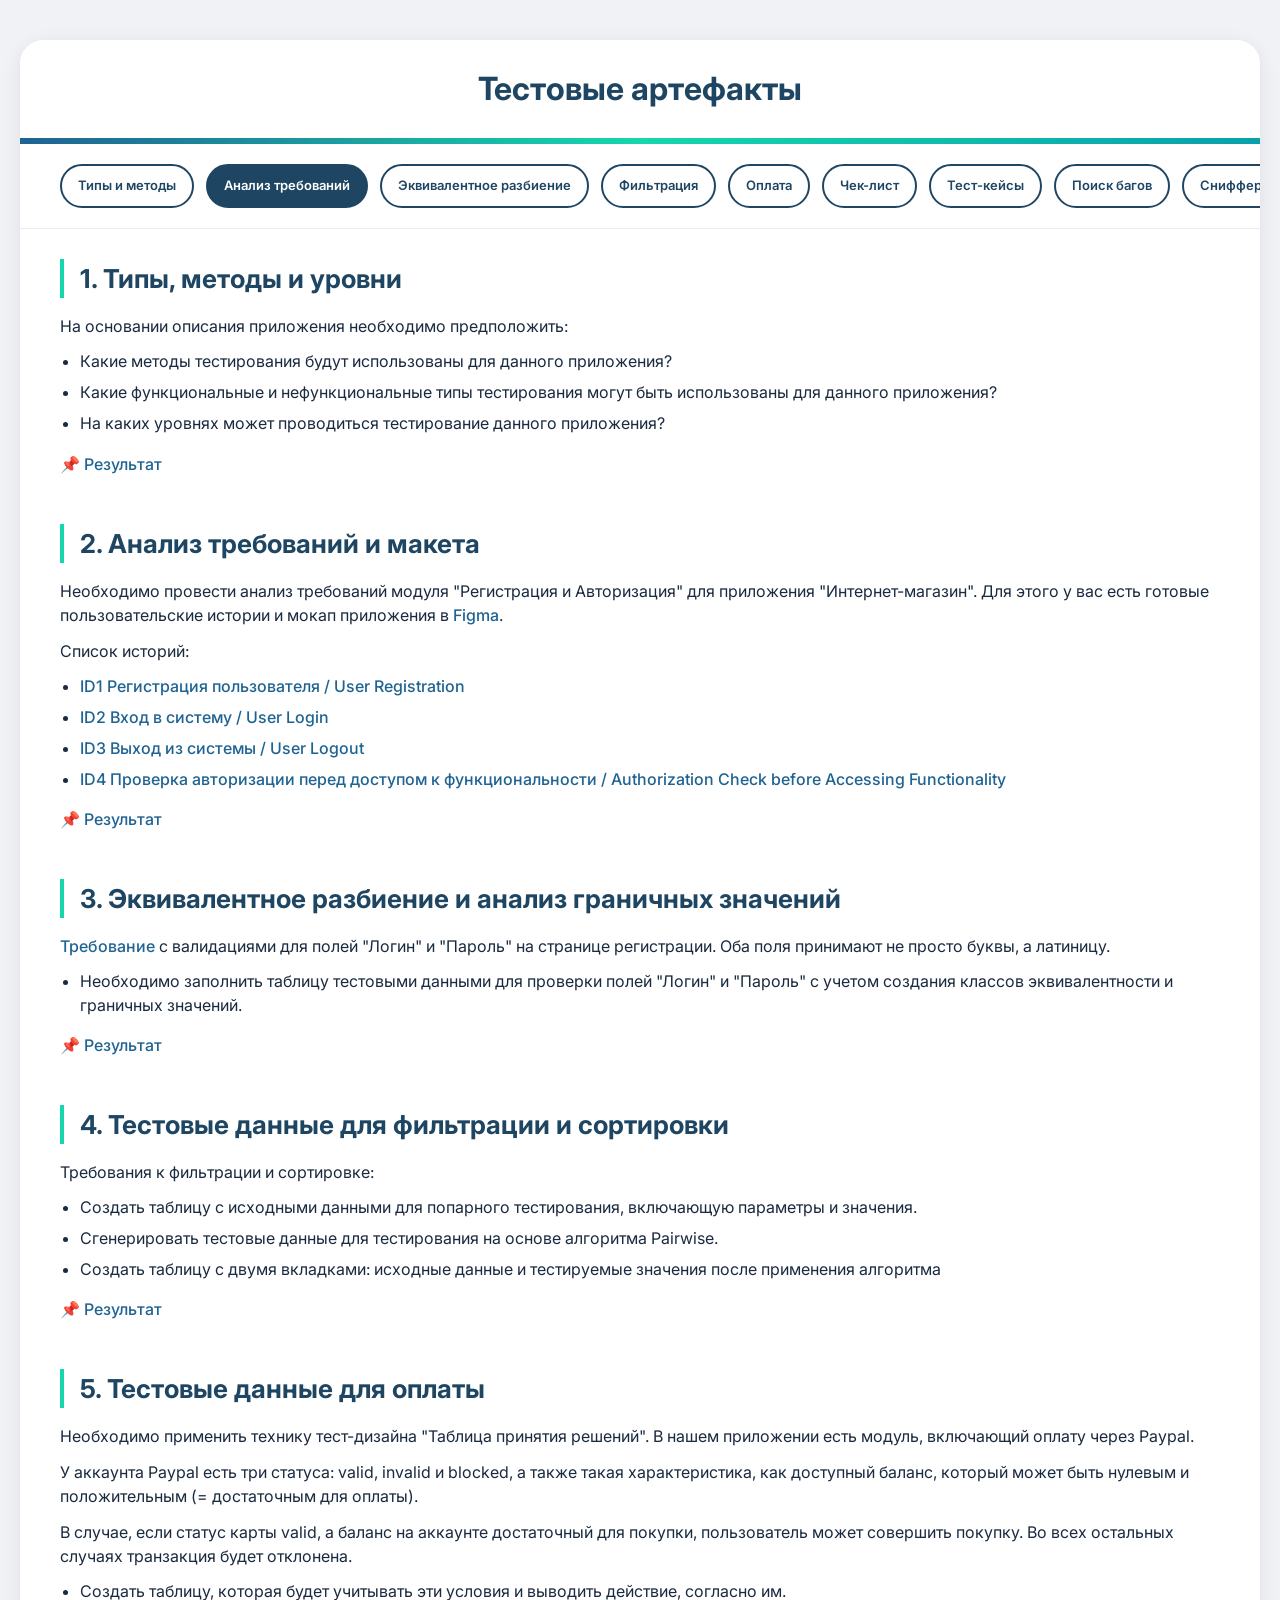
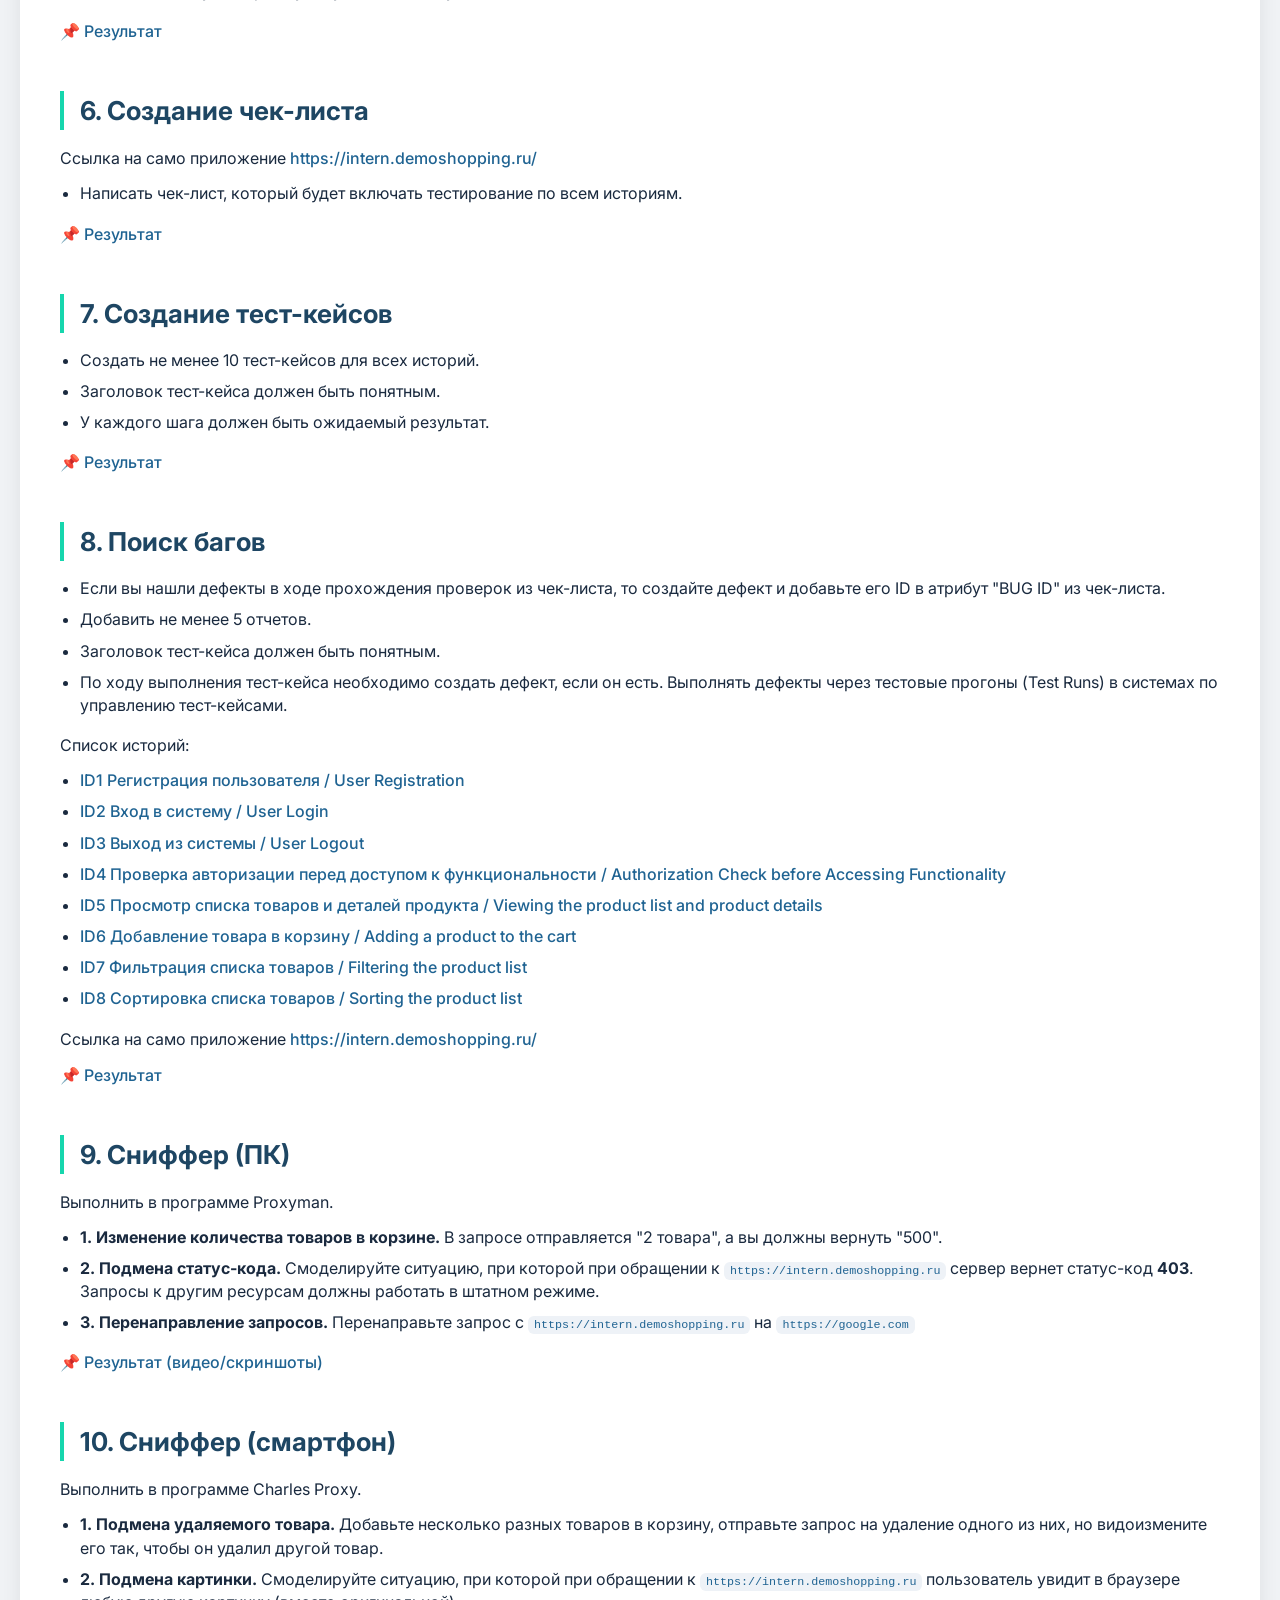
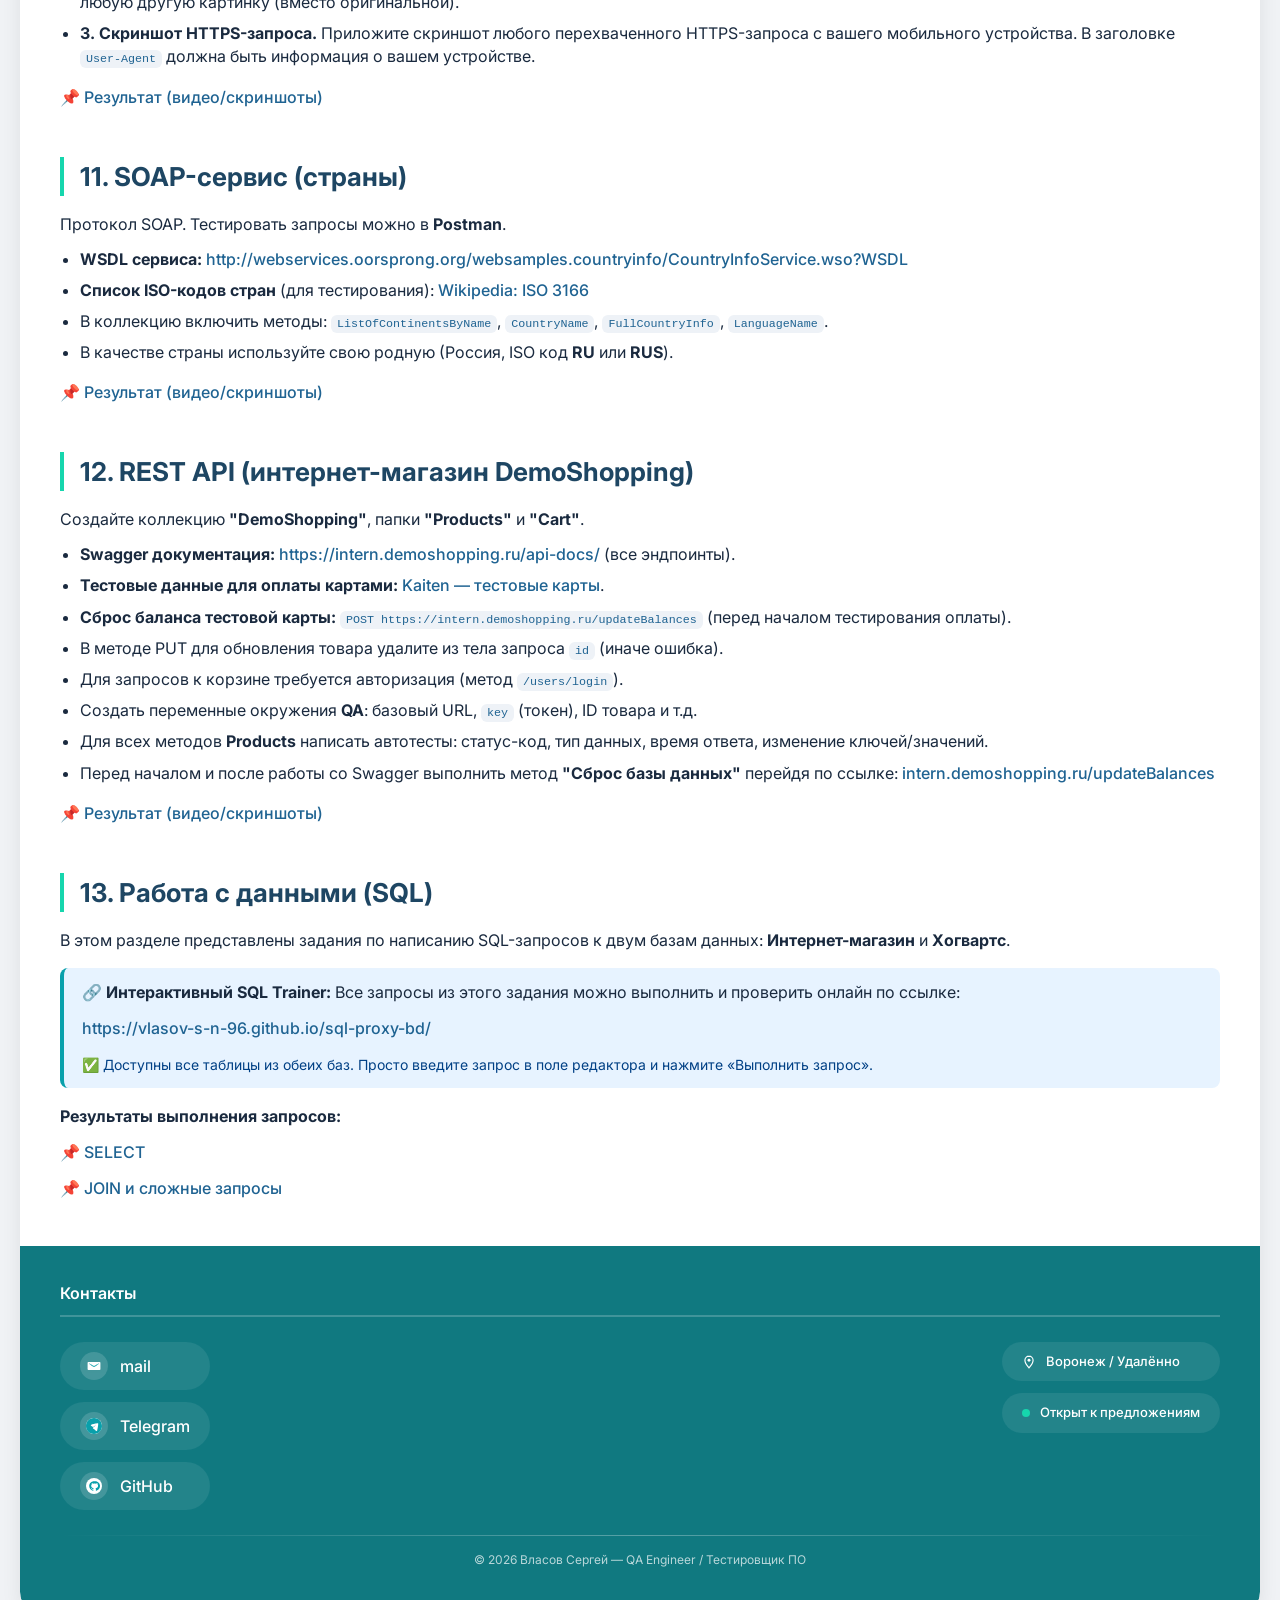
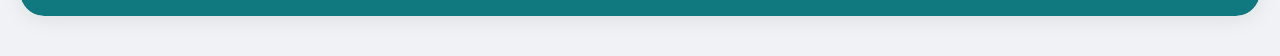
<file: index.html>
<!DOCTYPE html>
<html lang="ru">
<head>
    <meta charset="UTF-8">
    <meta name="viewport" content="width=device-width, initial-scale=1.0, user-scalable=yes">
    <title>Власов Сергей — Тестовые артефакты</title>
    <link rel="stylesheet" href="styles.css">
    <link href="https://fonts.googleapis.com/css2?family=Inter:opsz,wght@14..32,300;400;500;600;700;800&display=swap" rel="stylesheet">
</head>
<body>
<div class="conteiner-size">
    <!-- HEADER -->
    <div class="header-container">
        <div class="photo-block" style="display: none;"></div>
        <div class="title-block">
            <h1>Тестовые артефакты</h1>
        </div>
        <div class="burger-menu">
            <button class="burger-btn" id="burgerBtn" aria-label="Меню">
                <span></span><span></span><span></span>
            </button>
        </div>
    </div>
    <div class="divider"></div>

    <!-- ДЕСКТОПНАЯ НАВИГАЦИЯ -->
    <nav class="nav-buttons">
        <a href="#section1" class="nav-btn">Типы и методы</a>
        <a href="#section2" class="nav-btn">Анализ требований</a>
        <a href="#section3" class="nav-btn">Эквивалентное разбиение</a>
        <a href="#section4" class="nav-btn">Фильтрация</a>
        <a href="#section5" class="nav-btn">Оплата</a>
        <a href="#section6" class="nav-btn">Чек-лист</a>
        <a href="#section7" class="nav-btn">Тест-кейсы</a>
        <a href="#section8" class="nav-btn">Поиск багов</a>
        <a href="#section9" class="nav-btn">Сниффер (ПК)</a>
        <a href="#section10" class="nav-btn">Сниффер (Смартфон)</a>
        <a href="#section11" class="nav-btn">SOAP (страны)</a>
        <a href="#section12" class="nav-btn">REST API</a>
        <a href="#section13" class="nav-btn">Работа с данными</a>
    </nav>

    <!-- МОБИЛЬНОЕ МЕНЮ -->
    <div class="menu-overlay" id="menuOverlay"></div>
    <nav class="mobile-nav" id="mobileNav">
        <a href="#section1" class="nav-btn">Типы и методы</a>
        <a href="#section2" class="nav-btn">Анализ требований</a>
        <a href="#section3" class="nav-btn">Эквивалентное разбиение</a>
        <a href="#section4" class="nav-btn">Фильтрация</a>
        <a href="#section5" class="nav-btn">Оплата</a>
        <a href="#section6" class="nav-btn">Чек-лист</a>
        <a href="#section7" class="nav-btn">Тест-кейсы</a>
        <a href="#section8" class="nav-btn">Поиск багов</a>
        <a href="#section9" class="nav-btn">Сниффер (ПК)</a>
        <a href="#section10" class="nav-btn">Сниффер (Смартфон)</a>
        <a href="#section11" class="nav-btn">SOAP (страны)</a>
        <a href="#section12" class="nav-btn">REST API</a>
        <a href="#section13" class="nav-btn">Работа с данными</a>
    </nav>

    <main class="content_section">
        <!-- СЕКЦИЯ 1 -->
        <section id="section1">
            <h2 class="subheadings_info">1. Типы, методы и уровни</h2>
            <p>На основании описания приложения необходимо предположить:</p>
            <ul class="ul_jackdaw">
                <li>Какие методы тестирования будут использованы для данного приложения?</li>
                <li>Какие функциональные и нефункциональные типы тестирования могут быть использованы для данного приложения?</li>
                <li>На каких уровнях может проводиться тестирование данного приложения?</li>
            </ul>
            <p class="text_link"><a href="https://github.com/Vlasov-S-N-96/Work_job_project/tree/main/documents/%D0%A2%D0%B8%D0%BF%D1%8B%20%D1%82%D0%B5%D1%81%D1%82%D0%B8%D1%80%D0%BE%D0%B2%D0%B0%D0%BD%D0%B8%D1%8F" target="_blank">📌 Результат</a></p>
        </section>

        <!-- СЕКЦИЯ 2 -->
        <section id="section2">
            <h2 class="subheadings_info">2. Анализ требований и макета</h2>
            <p>Необходимо провести анализ требований модуля "Регистрация и Авторизация" для приложения "Интернет-магазин". Для этого у вас есть готовые пользовательские истории и мокап приложения в <a href="https://www.figma.com/design/2T99Jt5OHPqkhe4yyoe2IC/demoshopping.ru?node-id=0-1&p=f" target="_blank">Figma</a>.</p>
            <p>Список историй:</p>
            <ul class="ul_jackdaw">
                <li><a href="https://rusau.kaiten.ru/p/d/731b641b-545d-4311-a691-c397a21eb1bd" target="_blank">ID1 Регистрация пользователя / User Registration</a></li>
                <li><a href="https://rusau.kaiten.ru/p/d/1c04eafd-86f6-4a21-85cd-1fbf8d3be706" target="_blank">ID2 Вход в систему / User Login</a></li>
                <li><a href="https://rusau.kaiten.ru/p/d/1f464f17-8de7-4f54-992c-11e9fa5fd646" target="_blank">ID3 Выход из системы / User Logout</a></li>
                <li><a href="https://rusau.kaiten.ru/p/d/d440e1db-3645-48f3-8510-686704dcf09c" target="_blank">ID4 Проверка авторизации перед доступом к функциональности / Authorization Check before Accessing Functionality</a></li>
            </ul>
            <p class="text_link"><a href="https://github.com/Vlasov-S-N-96/Work_job_project/tree/main/documents/%D0%90%D0%BD%D0%B0%D0%BB%D0%B8%D0%B7%20%D1%82%D1%80%D0%B5%D0%B1%D0%BE%D0%B2%D0%B0%D0%BD%D0%B8%D0%B9" target="_blank">📌 Результат</a></p>
        </section>

        <!-- СЕКЦИЯ 3 -->
        <section id="section3">
            <h2 class="subheadings_info">3. Эквивалентное разбиение и анализ граничных значений</h2>
            <p><a href="https://rusau.kaiten.ru/p/d/731b641b-545d-4311-a691-c397a21eb1bd" target="_blank">Требование</a> с валидациями для полей "Логин" и "Пароль" на странице регистрации. Оба поля принимают не просто буквы, а латиницу.</p>
            <ul class="ul_jackdaw">
                <li>Необходимо заполнить таблицу тестовыми данными для проверки полей "Логин" и "Пароль" с учетом создания классов эквивалентности и граничных значений.</li>
            </ul>
            <p class="text_link"><a href="https://github.com/Vlasov-S-N-96/Work_job_project/tree/main/documents/%D0%AD%D0%BA%D0%B2%D0%B8%D0%B2%D0%B0%D0%BB%D0%B5%D0%BD%D1%82%D0%BD%D0%BE%D0%B5%20%D1%80%D0%B0%D0%B7%D0%B1%D0%B8%D0%B5%D0%BD%D0%B8%D0%B5" target="_blank">📌 Результат</a></p>
        </section>

        <!-- СЕКЦИЯ 4 -->
        <section id="section4">
            <h2 class="subheadings_info">4. Тестовые данные для фильтрации и сортировки</h2>
            <p>Требования к фильтрации и сортировке:</p>
            <ul class="ul_jackdaw">
                <li>Создать таблицу с исходными данными для попарного тестирования, включающую параметры и значения.</li>
                <li>Сгенерировать тестовые данные для тестирования на основе алгоритма Pairwise.</li>
                <li>Создать таблицу с двумя вкладками: исходные данные и тестируемые значения после применения алгоритма</li>
            </ul>
            <p class="text_link"><a href="https://github.com/Vlasov-S-N-96/Work_job_project/tree/main/documents/%D0%A1%D0%BE%D1%80%D1%82%D0%B8%D1%80%D0%BE%D0%B2%D0%BA%D0%B0" target="_blank">📌 Результат</a></p>
        </section>

        <!-- СЕКЦИЯ 5 -->
        <section id="section5">
            <h2 class="subheadings_info">5. Тестовые данные для оплаты</h2>
            <p>Необходимо применить технику тест-дизайна "Таблица принятия решений". В нашем приложении есть модуль, включающий оплату через Paypal.</p>
            <p>У аккаунта Paypal есть три статуса: valid, invalid и blocked, а также такая характеристика, как доступный баланс, который может быть нулевым и положительным (= достаточным для оплаты).</p>
            <p>В случае, если статус карты valid, а баланс на аккаунте достаточный для покупки, пользователь может совершить покупку. Во всех остальных случаях транзакция будет отклонена.</p>
            <ul class="ul_jackdaw">
                <li>Создать таблицу, которая будет учитывать эти условия и выводить действие, согласно им.</li>
            </ul>
            <p class="text_link"><a href="https://github.com/Vlasov-S-N-96/Work_job_project/tree/main/documents/%D0%90%D0%BD%D0%B0%D0%BB%D0%B8%D0%B7%20%D1%82%D1%80%D0%B5%D0%B1%D0%BE%D0%B2%D0%B0%D0%BD%D0%B8%D0%B9" target="_blank">📌 Результат</a></p>
        </section>

        <!-- СЕКЦИЯ 6 -->
        <section id="section6">
            <h2 class="subheadings_info">6. Создание чек-листа</h2>
            <p>Ссылка на само приложение <a href="https://intern.demoshopping.ru/" target="_blank">https://intern.demoshopping.ru/</a></p>
            <ul class="ul_jackdaw">
                <li>Написать чек-лист, который будет включать тестирование по всем историям.</li>
            </ul>
            <p class="text_link"><a href="https://github.com/Vlasov-S-N-96/Work_job_project/tree/main/documents/%D0%A7%D0%B5%D0%BA-%D0%BB%D0%B8%D1%81%D1%82" target="_blank">📌 Результат</a></p>
        </section>

        <!-- СЕКЦИЯ 7 -->
        <section id="section7">
            <h2 class="subheadings_info">7. Создание тест-кейсов</h2>
            <ul class="ul_jackdaw">
                <li>Создать не менее 10 тест-кейсов для всех историй.</li>
                <li>Заголовок тест-кейса должен быть понятным.</li>
                <li>У каждого шага должен быть ожидаемый результат.</li>
            </ul>
            <p class="text_link"><a href="https://github.com/Vlasov-S-N-96/Work_job_project/tree/main/documents/%D0%A2%D0%B5%D1%81%D1%82-%D0%BA%D0%B5%D0%B9%D1%81" target="_blank">📌 Результат</a></p>
        </section>

        <!-- СЕКЦИЯ 8 -->
        <section id="section8">
            <h2 class="subheadings_info">8. Поиск багов</h2>
            <ul class="ul_jackdaw">
                <li>Если вы нашли дефекты в ходе прохождения проверок из чек-листа, то создайте дефект и добавьте его ID в атрибут "BUG ID" из чек-листа.</li>
                <li>Добавить не менее 5 отчетов.</li>
                <li>Заголовок тест-кейса должен быть понятным.</li>
                <li>По ходу выполнения тест-кейса необходимо создать дефект, если он есть. Выполнять дефекты через тестовые прогоны (Test Runs) в системах по управлению тест-кейсами.</li>
            </ul>
            <p>Список историй:</p>
            <ul class="ul_jackdaw">
                <li><a href="https://rusau.kaiten.ru/p/d/731b641b-545d-4311-a691-c397a21eb1bd" target="_blank">ID1 Регистрация пользователя / User Registration</a></li>
                <li><a href="https://rusau.kaiten.ru/p/d/1c04eafd-86f6-4a21-85cd-1fbf8d3be706" target="_blank">ID2 Вход в систему / User Login</a></li>
                <li><a href="https://rusau.kaiten.ru/p/d/1f464f17-8de7-4f54-992c-11e9fa5fd646" target="_blank">ID3 Выход из системы / User Logout</a></li>
                <li><a href="https://rusau.kaiten.ru/p/d/d440e1db-3645-48f3-8510-686704dcf09c" target="_blank">ID4 Проверка авторизации перед доступом к функциональности / Authorization Check before Accessing Functionality</a></li>
                <li><a href="https://rusau.kaiten.ru/p/d/d49f0805-50b2-4b3e-b41c-524c0630b709" target="_blank">ID5 Просмотр списка товаров и деталей продукта / Viewing the product list and product details</a></li>
                <li><a href="https://rusau.kaiten.ru/p/d/11290aff-1218-44c5-a195-f724931d6615" target="_blank">ID6 Добавление товара в корзину / Adding a product to the cart</a></li>
                <li><a href="https://rusau.kaiten.ru/p/d/5b275ec1-e6df-47a4-9648-d422f4a387f3" target="_blank">ID7 Фильтрация списка товаров / Filtering the product list</a></li>
                <li><a href="https://rusau.kaiten.ru/p/d/705e06d8-971f-4e0a-b8de-7e13befcc7a3" target="_blank">ID8 Сортировка списка товаров / Sorting the product list</a></li>
            </ul>
            <p>Ссылка на само приложение <a href="https://intern.demoshopping.ru/" target="_blank">https://intern.demoshopping.ru/</a></p>
            <p class="text_link"><a href="https://github.com/Vlasov-S-N-96/Work_job_project/tree/main/documents/%D0%9F%D0%BE%D0%B8%D1%81%D0%BA%20%D0%B1%D0%B0%D0%B3%D0%BE%D0%B2" target="_blank">📌 Результат</a></p>
        </section>

        <!-- СЕКЦИЯ 9 -->
        <section id="section9">
            <h2 class="subheadings_info">9. Сниффер (ПК)</h2>
            <p>Выполнить в программе Proxyman.</p>
            <ul class="ul_jackdaw">
                <li><strong>1. Изменение количества товаров в корзине.</strong> В запросе отправляется "2 товара", а вы должны вернуть "500".</li>
                <li><strong>2. Подмена статус-кода.</strong> Смоделируйте ситуацию, при которой при обращении к <code>https://intern.demoshopping.ru</code> сервер вернет статус-код <strong>403</strong>. Запросы к другим ресурсам должны работать в штатном режиме.</li>
                <li><strong>3. Перенаправление запросов.</strong> Перенаправьте запрос с <code>https://intern.demoshopping.ru</code> на <code>https://google.com</code></li>
            </ul>
            <p class="text_link"><a href="https://github.com/Vlasov-S-N-96/Work_job_project/tree/main/documents/%D0%9F%D0%B5%D1%80%D0%B5%D1%85%D0%B2%D0%B0%D1%82%20%D0%B8%20%D0%B8%D0%B7%D0%BC%D0%B5%D0%BD%D0%B5%D0%BD%D0%B8%D0%B5%20%D1%82%D1%80%D0%B0%D1%84%D0%B8%D0%BA%D0%B0/test_desktop/proxyman" target="_blank">📌 Результат (видео/скриншоты)</a></p>
        </section>

        <!-- СЕКЦИЯ 10 -->
        <section id="section10">
            <h2 class="subheadings_info">10. Сниффер (смартфон)</h2>
            <p>Выполнить в программе Charles Proxy.</p>
            <ul class="ul_jackdaw">
                <li><strong>1. Подмена удаляемого товара.</strong> Добавьте несколько разных товаров в корзину, отправьте запрос на удаление одного из них, но видоизмените его так, чтобы он удалил другой товар.</li>
                <li><strong>2. Подмена картинки.</strong> Смоделируйте ситуацию, при которой при обращении к <code>https://intern.demoshopping.ru</code> пользователь увидит в браузере любую другую картинку (вместо оригинальной).</li>
                <li><strong>3. Скриншот HTTPS-запроса.</strong> Приложите скриншот любого перехваченного HTTPS-запроса с вашего мобильного устройства. В заголовке <code>User-Agent</code> должна быть информация о вашем устройстве.</li>
            </ul>
            <p class="text_link"><a href="https://github.com/Vlasov-S-N-96/Work_job_project/tree/main/documents/%D0%9F%D0%B5%D1%80%D0%B5%D1%85%D0%B2%D0%B0%D1%82%20%D0%B8%20%D0%B8%D0%B7%D0%BC%D0%B5%D0%BD%D0%B5%D0%BD%D0%B8%D0%B5%20%D1%82%D1%80%D0%B0%D1%84%D0%B8%D0%BA%D0%B0/test_mobile" target="_blank">📌 Результат (видео/скриншоты)</a></p>
        </section>

        <!-- СЕКЦИЯ 11: SOAP -->
        <section id="section11">
            <h2 class="subheadings_info">11. SOAP-сервис (страны)</h2>
            <p>Протокол SOAP. Тестировать запросы можно в <strong>Postman</strong>.</p>
            <ul class="ul_jackdaw">
                <li><strong>WSDL сервиса:</strong> <a href="http://webservices.oorsprong.org/websamples.countryinfo/CountryInfoService.wso?WSDL" target="_blank">http://webservices.oorsprong.org/websamples.countryinfo/CountryInfoService.wso?WSDL</a></li>
                <li><strong>Список ISO-кодов стран</strong> (для тестирования): <a href="https://en.wikipedia.org/wiki/List_of_ISO_3166_country_codes" target="_blank">Wikipedia: ISO 3166</a></li>
                <li>В коллекцию включить методы: <code>ListOfContinentsByName</code>, <code>CountryName</code>, <code>FullCountryInfo</code>, <code>LanguageName</code>.</li>
                <li>В качестве страны используйте свою родную (Россия, ISO код <strong>RU</strong> или <strong>RUS</strong>).</li>
            </ul>
            <p class="text_link"><a href="https://github.com/Vlasov-S-N-96/Work_job_project/tree/main/documents/Api/Postman/collections/CountryInfoService" target="_blank">📌 Результат (видео/скриншоты)</a></p>
        </section>

        <!-- СЕКЦИЯ 12: REST -->
        <section id="section12">
            <h2 class="subheadings_info">12. REST API (интернет-магазин DemoShopping)</h2>
            <p>Создайте коллекцию <strong>"DemoShopping"</strong>, папки <strong>"Products"</strong> и <strong>"Cart"</strong>.</p>
            <ul class="ul_jackdaw">
                <li><strong>Swagger документация:</strong> <a href="https://intern.demoshopping.ru/api-docs/" target="_blank">https://intern.demoshopping.ru/api-docs/</a> (все эндпоинты).</li>
                <li><strong>Тестовые данные для оплаты картами:</strong> <a href="https://rusau.kaiten.ru/p/d/94048e01-aa82-430b-b7cc-e90bd89bd708" target="_blank">Kaiten — тестовые карты</a>.</li>
                <li><strong>Сброс баланса тестовой карты:</strong> <code>POST https://intern.demoshopping.ru/updateBalances</code> (перед началом тестирования оплаты).</li>
                <li>В методе PUT для обновления товара удалите из тела запроса <code>id</code> (иначе ошибка).</li>
                <li>Для запросов к корзине требуется авторизация (метод <code>/users/login</code>).</li>
                <li>Создать переменные окружения <strong>QA</strong>: базовый URL, <code>key</code> (токен), ID товара и т.д.</li>
                <li>Для всех методов <strong>Products</strong> написать автотесты: статус-код, тип данных, время ответа, изменение ключей/значений.</li>
                <li>Перед началом и после работы со Swagger выполнить метод <strong>"Сброс базы данных"</strong> перейдя по ссылке: <a href="https://intern.demoshopping.ru/updateBalances" target="_blank">intern.demoshopping.ru/updateBalances</a></li>
            </ul>
            <p class="text_link"><a href="https://github.com/Vlasov-S-N-96/Work_job_project/tree/main/documents/Api/Postman/collections/Demoshopping" target="_blank">📌 Результат (видео/скриншоты)</a></p>
        </section>

        <!-- ===== СЕКЦИЯ 13 ===== -->
        <section id="section13">
            <h2 class="subheadings_info">13. Работа с данными (SQL)</h2>
            <p>В этом разделе представлены задания по написанию SQL-запросов к двум базам данных: <strong>Интернет-магазин</strong> и <strong>Хогвартс</strong>.</p>

            <!-- Блок с ссылкой на SQL Trainer -->
            <div style="background: #e7f3ff; padding: 12px 18px; border-radius: 8px; margin: 16px 0; border-left: 4px solid #09a0ab;">
                <strong>🔗 Интерактивный SQL Trainer:</strong> Все запросы из этого задания можно выполнить и проверить онлайн по ссылке:
                <br>
                <p class="text_link">
                    <a href="https://vlasov-s-n-96.github.io/sql-proxy-bd/" target="_blank">
                        https://vlasov-s-n-96.github.io/sql-proxy-bd/
                    </a>
                </p>
                <span style="font-size: 14px; color: #004085;">
                    ✅ Доступны все таблицы из обеих баз. Просто введите запрос в поле редактора и нажмите «Выполнить запрос».
                </span>
            </div>

            <!-- Таблицы с выполненными заданиями -->
            <div style="margin: 16px 0;">
                <p><strong>Результаты выполнения запросов:</strong></p>
                <ul style="list-style: none; padding-left: 0;">
                    <li style="margin: 8px 0;">
                        <p class="text_link">
                            <a href="https://github.com/Vlasov-S-N-96/Work_job_project/tree/main/documents/%D0%A0%D0%B0%D0%B1%D0%BE%D1%82%D0%B0%20%D1%81%20%D0%B4%D0%B0%D0%BD%D0%BD%D1%8B%D0%BC%D0%B8/JOIN" target="_blank">
                                📌 SELECT
                            </a>
                        </p>
                    </li>
                    <li style="margin: 8px 0;">
                        <p class="text_link">
                            <a href="https://github.com/Vlasov-S-N-96/Work_job_project/tree/main/documents/%D0%A0%D0%B0%D0%B1%D0%BE%D1%82%D0%B0%20%D1%81%20%D0%B4%D0%B0%D0%BD%D0%BD%D1%8B%D0%BC%D0%B8/JOIN" target="_blank">
                                📌 JOIN и сложные запросы
                            </a>
                        </p>
                    </li>
                </ul>
            </div>
        </section>

    </main>

    <!-- ФУТЕР -->
    <footer class="footer">
        <div class="footer-container">
            <div class="footer-title">Контакты</div>
            <div class="footer-row">
                <div class="footer-contacts">
                    <a href="mailto:nikolaevch96@yandex.ru" class="footer-contact-link">
                        <div class="contact-icon">
                            <svg width="18" height="18" viewBox="0 0 40 40" fill="none">
                                <rect x="4" y="10" width="32" height="20" rx="2" fill="white"/>
                                <path d="M8 14L20 22L32 14" stroke="#09a0ab" stroke-width="1.5"/>
                                <line x1="12" y1="17" x2="20" y2="21" stroke="#09a0ab" stroke-width="1.5"/>
                                <line x1="28" y1="17" x2="20" y2="21" stroke="#09a0ab" stroke-width="1.5"/>
                            </svg>
                        </div>
                        <span>mail</span>
                    </a>
                    <a href="https://t.me/Vlasov_S_Nid96271" target="_blank" class="footer-contact-link">
                        <div class="contact-icon">
                            <svg width="18" height="18" viewBox="0 0 40 40" fill="none">
                                <circle cx="20" cy="20" r="20" fill="white"/>
                                <path fill-rule="evenodd" clip-rule="evenodd" d="M20 0C8.9543 0 0 8.9543 0 20C0 31.0457 8.9543 40 20 40C31.0457 40 40 31.0457 40 20C40 8.9543 31.0457 0 20 0ZM29.1027 13.1159C29.698 12.9413 30.3734 13.2618 30.4486 13.8695C30.5494 14.673 30.5399 15.7849 30.4199 16.9647C29.9592 21.1896 28.4903 28.7162 27.7739 31.6816C27.5078 32.8103 27.0048 33.1053 26.2089 32.659C25.2085 32.1004 24.2351 31.4272 23.2972 30.7507C22.3005 30.032 23.6662 30.6234 22.6356 29.8855C21.3361 28.9482 18.4606 26.8194 17.3062 25.6971C16.4912 24.9024 17.6314 24.2954 18.7371 23.2418C19.4903 22.518 22.515 19.7202 24.8274 17.3336C25.6113 16.5228 24.7864 17.158 23.8235 17.9603C22.2447 19.2427 19.6517 21.0568 18.5779 21.8393C17.7043 22.4729 17.0464 22.4718 16.385 21.9268C15.1905 20.9585 13.8561 20.0988 12.7392 19.3968C11.6009 18.6818 11.7538 17.6593 13.1012 17.0194C16.1588 15.5731 21.3414 13.6294 29.1027 13.1159Z" fill="#09a0ab"/>
                            </svg>
                        </div>
                        <span>Telegram</span>
                    </a>
                    <a href="https://github.com/Vlasov-S-N-96" target="_blank" class="footer-contact-link">
                        <div class="contact-icon">
                            <svg width="18" height="18" viewBox="0 0 40 40" fill="none">
                                <circle cx="20" cy="20" r="20" fill="white"/>
                                <path d="M20 8C13.37 8 8 13.37 8 20C8 25.63 11.93 30.45 17.29 31.96C18.09 32.11 18.36 31.59 18.36 31.14C18.36 30.74 18.35 29.87 18.34 28.96C15.03 29.66 14.25 27.56 14.25 27.56C13.64 26.01 12.76 25.64 12.76 25.64C11.53 24.92 12.83 24.93 12.83 24.93C14.17 25.01 14.86 26.3 14.86 26.3C16.01 28.32 17.88 27.8 18.42 27.36C18.57 26.49 18.94 25.9 19.35 25.56C16.28 25.21 13.05 24.1 13.05 19.45C13.05 18.12 13.56 17.02 14.4 16.17C14.25 15.81 13.79 14.57 14.51 12.93C14.51 12.93 15.59 12.55 18.34 14.08C19.37 13.77 20.47 13.61 21.58 13.61C22.69 13.61 23.79 13.77 24.82 14.08C27.57 12.55 28.65 12.93 28.65 12.93C29.37 14.57 28.91 15.81 28.76 16.17C29.6 17.02 30.11 18.12 30.11 19.45C30.11 24.11 26.87 25.2 23.79 25.55C24.3 25.99 24.76 26.85 24.76 28.18C24.76 30.07 24.74 31.59 24.74 31.14C24.74 31.6 25.01 32.12 25.83 31.96C31.17 30.44 35.08 25.63 35.08 20C35.08 13.37 29.71 8 23.08 8H20Z" fill="#09a0ab"/>
                            </svg>
                        </div>
                        <span>GitHub</span>
                    </a>
                </div>
                <div class="footer-right">
                    <div class="footer-location">
                        <svg width="14" height="14" viewBox="0 0 24 24" fill="none" stroke="white" stroke-width="2">
                            <path d="M12 2C8.13 2 5 5.13 5 9c0 5.25 7 13 7 13s7-7.75 7-13c0-3.87-3.13-7-7-7z"/>
                            <circle cx="12" cy="9" r="2.5" fill="white" stroke="none"/>
                        </svg>
                        <span>Воронеж / Удалённо</span>
                    </div>
                    <div class="footer-status">
                        <span class="status-dot"></span>
                        <span>Открыт к предложениям</span>
                    </div>
                </div>
            </div>
            <div class="footer-divider"></div>
            <div class="footer-copyright">
                <p>© 2026 Власов Сергей — QA Engineer / Тестировщик ПО</p>
            </div>
        </div>
    </footer>
</div>
<script src="script.js"></script>
</body>
</html>
</file>
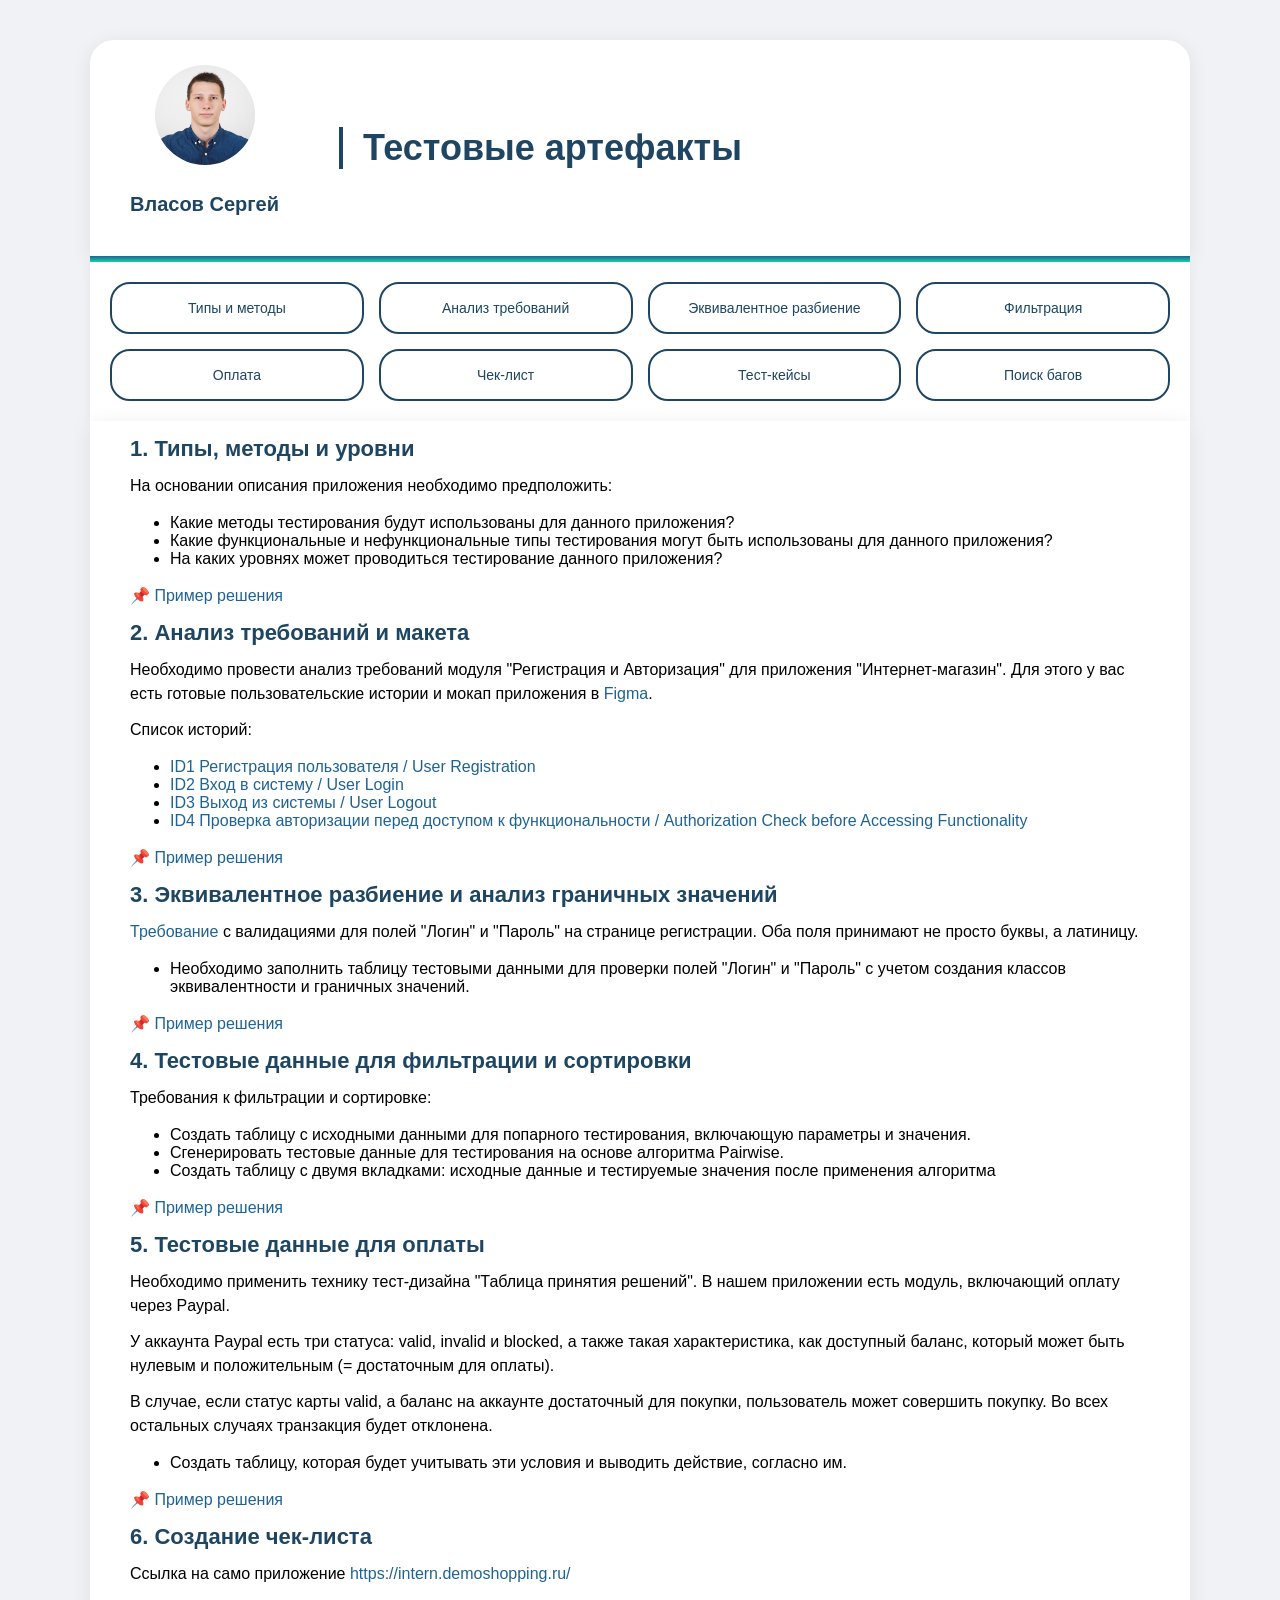
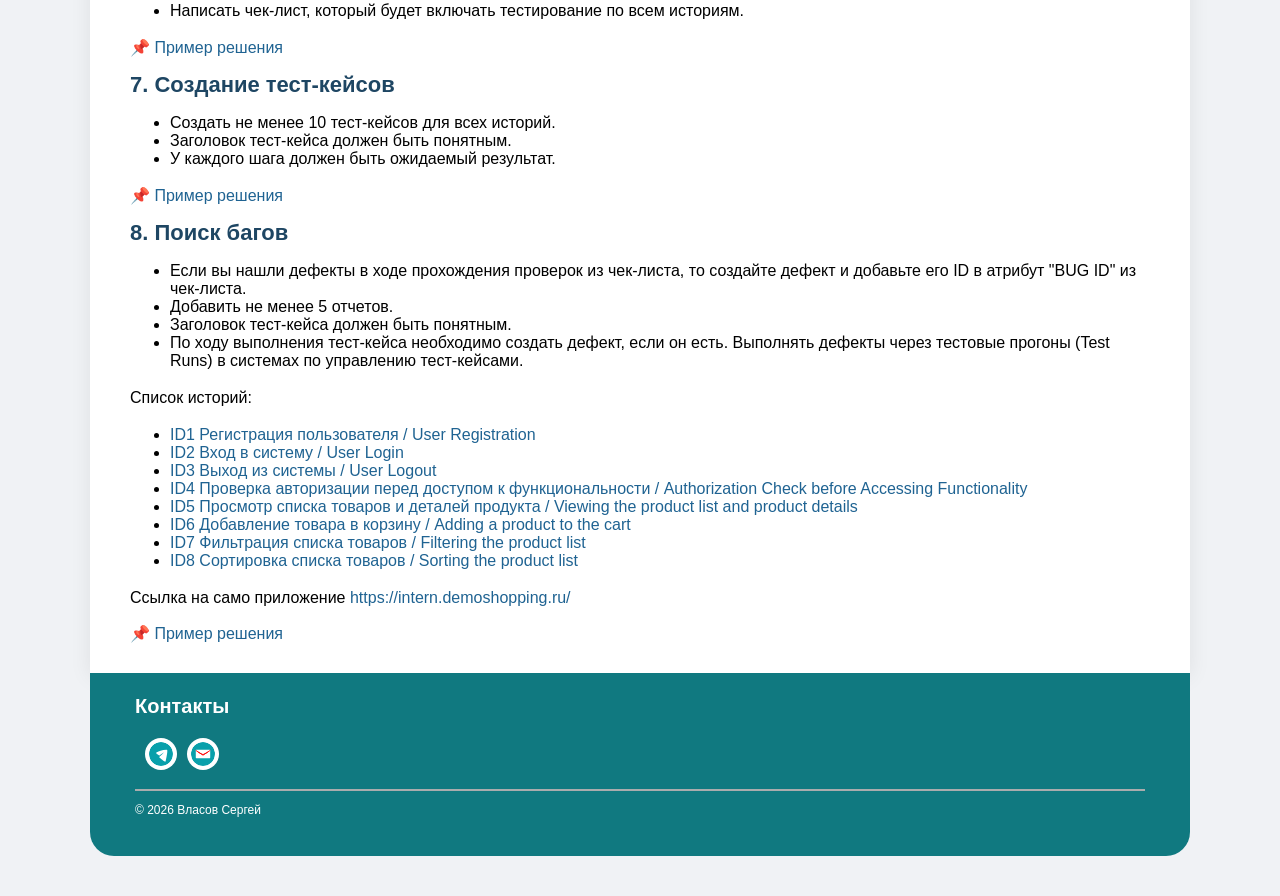
<file: documents/portfolio-html/index.html>
<!DOCTYPE html>
<html lang="ru">
<head>
    <meta charset="UTF-8">
    <meta name="viewport" content="width=device-width, initial-scale=1.0">
    <title>Власов Сергей — Тестовые артефакты</title>
    <link rel="stylesheet" href="styles.css">
</head>
<body class="body_style">
    <div class="conteiner-size">
        <!-- ВЕРХНИЙ БЛОК -->
        <div class="header-container">
            <div class="photo-block">
                <img src="my_foto/foto.jpg" alt="Моя фотография" class="avatar">
                <p class="name">Власов Сергей</p>
            </div>
            <div class="title-block">
                <h1>Тестовые артефакты</h1>
            </div>
            <!-- БУРГЕР-МЕНЮ -->
            <div class="burger-menu">
                <button class="burger-btn" id="burgerBtn" aria-label="Меню">
                    ☰
                </button>
            </div>
        </div>

        <div class="divider"></div>

        <!-- ДЕСКТОПНЫЕ КНОПКИ -->
        <nav class="nav-buttons">
            <a href="#section1" class="nav-btn">Типы и методы</a>
            <a href="#section2" class="nav-btn">Анализ требований</a>
            <a href="#section3" class="nav-btn">Эквивалентное разбиение</a>
            <a href="#section4" class="nav-btn">Фильтрация</a>
            <a href="#section5" class="nav-btn">Оплата</a>
            <a href="#section6" class="nav-btn">Чек-лист</a>
            <a href="#section7" class="nav-btn">Тест-кейсы</a>
            <a href="#section8" class="nav-btn">Поиск багов</a>
        </nav>

        <!-- МОБИЛЬНОЕ МЕНЮ -->
        <div class="menu-overlay" id="menuOverlay"></div>
        <nav class="mobile-nav" id="mobileNav">
            <a href="#section1" class="nav-btn">Типы и методы</a>
            <a href="#section2" class="nav-btn">Анализ требований</a>
            <a href="#section3" class="nav-btn">Эквивалентное разбиение</a>
            <a href="#section4" class="nav-btn">Фильтрация</a>
            <a href="#section5" class="nav-btn">Оплата</a>
            <a href="#section6" class="nav-btn">Чек-лист</a>
            <a href="#section7" class="nav-btn">Тест-кейсы</a>
            <a href="#section8" class="nav-btn">Поиск багов</a>
        </nav>
        
        <!-- ОСНОВНОЙ КОНТЕНТ -->
        <main class="content_section">
            <section id="section1">
                <h2 class="subheadings_info">1. Типы, методы и уровни</h2>
                <p>На основании описания приложения необходимо предположить:</p>
                <ul class="ul_jackdaw">
                    <li>Какие методы тестирования будут использованы для данного приложения?</li>
                    <li>Какие функциональные и нефункциональные типы тестирования могут быть использованы для данного приложения?</li>
                    <li>На каких уровнях может проводиться тестирование данного приложения?</li>
                </ul>
                <p class="text_link"><a href="https://docs.google.com/spreadsheets/d/1bUkOQuHlxxTDv7ZIlbm_shnMmI3a-tGKETuIihLOKME/edit?gid=0#gid=0" target="_blank">📌 Пример решения</a></p>
            </section>

            <section id="section2">
                <h2 class="subheadings_info">2. Анализ требований и макета</h2>
                <p>Необходимо провести анализ требований модуля "Регистрация и Авторизация" для приложения "Интернет-магазин". Для этого у вас есть готовые пользовательские истории и мокап приложения в <a href="https://www.figma.com/design/2T99Jt5OHPqkhe4yyoe2IC/demoshopping.ru?node-id=0-1&p=f" target="_blank">Figma</a>.</p>
                <p>Список историй:</p>
                <ul class="ul_jackdaw">
                    <li><a href="https://rusau.kaiten.ru/p/d/731b641b-545d-4311-a691-c397a21eb1bd" target="_blank">ID1 Регистрация пользователя / User Registration</a></li>
                    <li><a href="https://rusau.kaiten.ru/p/d/1c04eafd-86f6-4a21-85cd-1fbf8d3be706" target="_blank">ID2 Вход в систему / User Login</a></li>
                    <li><a href="https://rusau.kaiten.ru/p/d/1f464f17-8de7-4f54-992c-11e9fa5fd646" target="_blank">ID3 Выход из системы / User Logout</a></li>
                    <li><a href="https://rusau.kaiten.ru/p/d/d440e1db-3645-48f3-8510-686704dcf09c" target="_blank">ID4 Проверка авторизации перед доступом к функциональности / Authorization Check before Accessing Functionality</a></li>
                </ul>
                <p class="text_link"><a href="https://docs.google.com/spreadsheets/d/1VevSJB-PkAZYKlzrPrzCT3R2dL9jv7oHGKQj4bzrSno/edit?usp=drive_web&ouid=102189835010254179875" target="_blank">📌 Пример решения</a></p>
            </section>

            <section id="section3">
                <h2 class="subheadings_info">3. Эквивалентное разбиение и анализ граничных значений</h2>
                <p><a href="https://rusau.kaiten.ru/p/d/731b641b-545d-4311-a691-c397a21eb1bd" target="_blank">Требование</a> с валидациями для полей "Логин" и "Пароль" на странице регистрации. Оба поля принимают не просто буквы, а латиницу.</p>
                <ul class="ul_jackdaw">  
                    <li>Необходимо заполнить таблицу тестовыми данными для проверки полей "Логин" и "Пароль" с учетом создания классов эквивалентности и граничных значений.</li>
                </ul>
                <p class="text_link"><a href="https://docs.google.com/spreadsheets/d/1Gv9aTr1BxdzXgcnLd-U9PMyYJYdZb1w_PZxS7_c92Kk/edit?usp=drive_web&ouid=102189835010254179875" target="_blank">📌 Пример решения</a></p>
            </section>

            <section id="section4">
                <h2 class="subheadings_info">4. Тестовые данные для фильтрации и сортировки</h2>
                <p>Требования к фильтрации и сортировке:</p>
                <ul class="ul_jackdaw">
                    <li>Создать таблицу с исходными данными для попарного тестирования, включающую параметры и значения.</li>
                    <li>Сгенерировать тестовые данные для тестирования на основе алгоритма Pairwise.</li>
                    <li>Создать таблицу с двумя вкладками: исходные данные и тестируемые значения после применения алгоритма</li>
                </ul>
                <p class="text_link"><a href="https://docs.google.com/spreadsheets/d/1SnSToZLC-UF6XqXtcdZH5fWawahECPrROehS-deCQgU/edit?gid=0#gid=0" target="_blank">📌 Пример решения</a></p>
            </section>

            <section id="section5">
                <h2 class="subheadings_info">5. Тестовые данные для оплаты</h2>
                <p>Необходимо применить технику тест-дизайна "Таблица принятия решений". В нашем приложении есть модуль, включающий оплату через Paypal.</p>
                <p>У аккаунта Paypal есть три статуса: valid, invalid и blocked, а также такая характеристика, как доступный баланс, который может быть нулевым и положительным (= достаточным для оплаты).</p>
                <p>В случае, если статус карты valid, а баланс на аккаунте достаточный для покупки, пользователь может совершить покупку. Во всех остальных случаях транзакция будет отклонена.</p>
                <ul class="ul_jackdaw">
                    <li>Создать таблицу, которая будет учитывать эти условия и выводить действие, согласно им.</li>
                </ul>
                <p class="text_link"><a href="https://docs.google.com/spreadsheets/d/1SnSToZLC-UF6XqXtcdZH5fWawahECPrROehS-deCQgU/edit?gid=1292314697#gid=1292314697" target="_blank">📌 Пример решения</a></p>
            </section>

            <section id="section6">
                <h2 class="subheadings_info">6. Создание чек-листа</h2>
                <p>Ссылка на само приложение <a href="https://intern.demoshopping.ru/" target="_blank">https://intern.demoshopping.ru/</a></p>
                <ul class="ul_jackdaw">
                    <li>Написать чек-лист, который будет включать тестирование по всем историям.</li>
                </ul>
                <p class="text_link"><a href="https://docs.google.com/spreadsheets/d/1DzJWDYINvQ6zEzzYD-rrGuDeMP6S5_qLP3PYs7r37dg/edit?gid=0#gid=0" target="_blank">📌 Пример решения</a></p>
            </section>

            <section id="section7">
                <h2 class="subheadings_info">7. Создание тест-кейсов</h2>
                <ul class="ul_jackdaw">
                    <li>Создать не менее 10 тест-кейсов для всех историй.</li>
                    <li>Заголовок тест-кейса должен быть понятным.</li>
                    <li>У каждого шага должен быть ожидаемый результат.</li>
                </ul>
                <p class="text_link"><a href="https://docs.google.com/spreadsheets/d/18vNGB9SCX3O_g759Qn72StFXo81sTul3EYCo1Qnzfx8/edit?gid=3946733#gid=3946733" target="_blank">📌 Пример решения</a></p>
            </section>

            <section id="section8">
                <h2 class="subheadings_info">8. Поиск багов</h2>
                <ul class="ul_jackdaw">
                    <li>Если вы нашли дефекты в ходе прохождения проверок из чек-листа, то создайте дефект и добавьте его ID в атрибут "BUG ID" из чек-листа.</li>
                    <li>Добавить не менее 5 отчетов.</li>
                    <li>Заголовок тест-кейса должен быть понятным.</li>
                    <li>По ходу выполнения тест-кейса необходимо создать дефект, если он есть. Выполнять дефекты через тестовые прогоны (Test Runs) в системах по управлению тест-кейсами.</li>
                </ul>
                
                <p>Список историй:</p>
                <ul class="ul_jackdaw">
                    <li><a href="https://rusau.kaiten.ru/p/d/731b641b-545d-4311-a691-c397a21eb1bd" target="_blank">ID1 Регистрация пользователя / User Registration</a></li>
                    <li><a href="https://rusau.kaiten.ru/p/d/1c04eafd-86f6-4a21-85cd-1fbf8d3be706" target="_blank">ID2 Вход в систему / User Login</a></li>
                    <li><a href="https://rusau.kaiten.ru/p/d/1f464f17-8de7-4f54-992c-11e9fa5fd646" target="_blank">ID3 Выход из системы / User Logout</a></li>
                    <li><a href="https://rusau.kaiten.ru/p/d/d440e1db-3645-48f3-8510-686704dcf09c" target="_blank">ID4 Проверка авторизации перед доступом к функциональности / Authorization Check before Accessing Functionality</a></li>
                    <li><a href="https://rusau.kaiten.ru/p/d/d49f0805-50b2-4b3e-b41c-524c0630b709" target="_blank">ID5 Просмотр списка товаров и деталей продукта / Viewing the product list and product details</a></li>
                    <li><a href="https://rusau.kaiten.ru/p/d/11290aff-1218-44c5-a195-f724931d6615" target="_blank">ID6 Добавление товара в корзину / Adding a product to the cart</a></li>
                    <li><a href="https://rusau.kaiten.ru/p/d/5b275ec1-e6df-47a4-9648-d422f4a387f3" target="_blank">ID7 Фильтрация списка товаров / Filtering the product list</a></li>
                    <li><a href="https://rusau.kaiten.ru/p/d/705e06d8-971f-4e0a-b8de-7e13befcc7a3" target="_blank">ID8 Сортировка списка товаров / Sorting the product list</a></li>
                </ul>
                <p>Ссылка на само приложение <a href="https://intern.demoshopping.ru/" target="_blank">https://intern.demoshopping.ru/</a></p>
                <p class="text_link"><a href="https://docs.google.com/spreadsheets/d/1XjI1CYNhTq_a9quSeuw4eauC-P3KeUJ2mt0l9FOxoQo/edit?gid=0#gid=0" target="_blank">📌 Пример решения</a></p>
            </section>
        </main>

        <!-- ПОДВАЛ -->
        <footer class="footer">
            <div class="footer-container">
                <h2 class="footer-title">Контакты</h2>
                <ul class="footer-social">
                    <li>
                        <a class="social__icon telegram" href="https://t.me/Vlasov_S_Nid96271" target="_blank" aria-label="Перейти в Telegram">
                            <svg width="40" height="40" viewBox="0 0 40 40" fill="none" xmlns="http://www.w3.org/2000/svg">
                                <path fill-rule="evenodd" clip-rule="evenodd"
                                    d="M20 0C8.9543 0 0 8.9543 0 20C0 31.0457 8.9543 40 20 40C31.0457 40 40 31.0457 40 20C40 8.9543 31.0457 0 20 0ZM29.1027 13.1159C29.698 12.9413 30.3734 13.2618 30.4486 13.8695C30.5494 14.673 30.5399 15.7849 30.4199 16.9647C29.9592 21.1896 28.4903 28.7162 27.7739 31.6816C27.5078 32.8103 27.0048 33.1053 26.2089 32.659C25.2085 32.1004 24.2351 31.4272 23.2972 30.7507C22.3005 30.032 23.6662 30.6234 22.6356 29.8855C21.3361 28.9482 18.4606 26.8194 17.3062 25.6971C16.4912 24.9024 17.6314 24.2954 18.7371 23.2418C19.4903 22.518 22.515 19.7202 24.8274 17.3336C25.6113 16.5228 24.7864 17.158 23.8235 17.9603C22.2447 19.2427 19.6517 21.0568 18.5779 21.8393C17.7043 22.4729 17.0464 22.4718 16.385 21.9268C15.1905 20.9585 13.8561 20.0988 12.7392 19.3968C11.6009 18.6818 11.7538 17.6593 13.1012 17.0194C16.1588 15.5731 21.3414 13.6294 29.1027 13.1159Z"
                                    fill="white"/>
                            </svg>
                        </a>
                    </li>
                    <li>
                        <a class="social__icon email" href="mailto:nikolaevch96@yandex.ru" target="_blank" aria-label="Написать на Яндекс Почту">
                            <svg width="40" height="40" viewBox="0 0 40 40" fill="none" xmlns="http://www.w3.org/2000/svg">
                                <circle cx="20" cy="20" r="20" fill="#09a0ab"/>
                                <rect x="8" y="13" width="24" height="14" rx="1" fill="white"/>
                                <path d="M8 14L20 22L32 14" stroke="#DD0000" stroke-width="1.5" fill="none"/>
                                <line x1="12" y1="17" x2="20" y2="21" stroke="#DD0000" stroke-width="1.5"/>
                                <line x1="28" y1="17" x2="20" y2="21" stroke="#DD0000" stroke-width="1.5"/>
                            </svg>
                        </a>
                    </li>
                </ul>
                <p class="footer-copyright">© 2026 Власов Сергей</p>
            </div>
        </footer>
    </div>

    <script src="script.js"></script>
</body>
</html>
</file>
<file: styles.css>
* {
    margin: 0;
    padding: 0;
    box-sizing: border-box;
}

body {
    background: #f0f2f5;
    font-family: 'Inter', 'Segoe UI', 'Arial', sans-serif;
    padding: 40px 20px;
    margin: 0;
    color: #1a2a3f;
    line-height: 1.5;
    scroll-behavior: smooth;
}

.conteiner-size {
    max-width: 1300px;
    margin: 0 auto;
    background: white;
    border-radius: 24px;
    box-shadow: 0 4px 20px rgba(0, 0, 0, 0.08);
    overflow: hidden;
}

/* ===== HEADER ===== */
.header-container {
    display: flex;
    align-items: center;
    justify-content: center;
    background: white;
    padding: 25px 40px;
    gap: 40px;
    position: relative;
}

.photo-block {
    display: none;
}

.title-block {
    text-align: center;
    width: 100%;
}

.title-block h1 {
    font-size: 32px;
    color: #1e4663;
    margin: 0;
    font-weight: 700;
    border-left: none;
    padding-left: 0;
    background: none;
}

/* ===== БУРГЕР-МЕНЮ ===== */
.burger-menu {
    display: none;
    position: absolute;
    right: 20px;
    top: 50%;
    transform: translateY(-50%);
}

.burger-btn {
    background: transparent;
    border: none;
    cursor: pointer;
    padding: 8px;
    display: flex;
    flex-direction: column;
    justify-content: center;
    align-items: center;
    gap: 7px;
    width: 44px;
    height: 44px;
    transition: all 0.3s ease;
}

.burger-btn span {
    display: block;
    width: 32px;
    height: 5px;
    background-color: #1e4663;
    border-radius: 5px;
    transition: all 0.3s ease;
}

.burger-btn:hover span {
    background-color: #09a0ab;
}

.burger-btn.active span:nth-child(1) {
    transform: rotate(45deg) translate(8px, 8px);
}

.burger-btn.active span:nth-child(2) {
    opacity: 0;
}

.burger-btn.active span:nth-child(3) {
    transform: rotate(-45deg) translate(8px, -8px);
}

.divider {
    height: 6px;
    background: linear-gradient(90deg, #1f6392, #16d6ad, #09a0ab);
}

/* ===== НАВИГАЦИЯ ===== */
.nav-buttons {
    display: flex;
    flex-wrap: nowrap;
    overflow-x: auto;
    gap: 12px;
    background: white;
    padding: 20px 40px;
    border-bottom: 1px solid #e9edf2;
    scrollbar-width: thin;
    -webkit-overflow-scrolling: touch;
}

.nav-btn {
    display: flex;
    align-items: center;
    justify-content: center;
    gap: 6px;
    background: white;
    color: #1e4663;
    text-decoration: none;
    font-size: 13px;
    font-weight: 600;
    height: 44px;
    padding: 0 16px;
    border-radius: 40px;
    transition: all 0.3s ease;
    border: 2px solid #1e4663;
    white-space: nowrap;
    flex: 0 0 auto;
}

.nav-btn:hover {
    background: #1e4663;
    color: white;
    transform: translateY(-2px);
    box-shadow: 0 6px 14px rgba(30, 70, 99, 0.3);
}

.nav-btn.active {
    background: #1e4663;
    color: white;
}

/* ===== МОБИЛЬНОЕ МЕНЮ ===== */
.menu-overlay {
    position: fixed;
    top: 0;
    left: 0;
    width: 100%;
    height: 100%;
    background: rgba(0, 0, 0, 0.5);
    z-index: 999;
    display: none;
}

.mobile-nav {
    position: fixed;
    top: 0;
    left: -100%;
    width: 80%;
    max-width: 350px;
    height: 100vh;
    background: white;
    z-index: 1000;
    transition: left 0.3s ease;
    padding: 90px 20px 30px;
    overflow-y: auto;
    box-shadow: 2px 0 25px rgba(0, 0, 0, 0.15);
}

.mobile-nav.active {
    left: 0;
}

.menu-overlay.active {
    display: block;
}

.mobile-nav .nav-btn {
    display: flex;
    margin-bottom: 14px;
    width: 100%;
    justify-content: center;
    white-space: normal;
    font-size: 14px;
}

/* ===== ОСНОВНОЙ КОНТЕНТ ===== */
.content_section {
    background: white;
    padding: 30px 40px;
}

section {
    margin-bottom: 48px;
    scroll-margin-top: 80px;
}

section:last-child {
    margin-bottom: 0;
}

.subheadings_info {
    font-weight: 700;
    font-size: 26px;
    margin-bottom: 16px;
    color: #1e4663;
    border-left: 4px solid #16d6ad;
    padding-left: 16px;
}

section h3 {
    font-size: 20px;
    margin: 24px 0 12px;
    color: #1f6392;
}

.ul_jackdaw {
    list-style-type: disc;
    margin-left: 20px;
    margin-bottom: 16px;
}

.ul_jackdaw li {
    margin: 8px 0;
    line-height: 1.45;
    word-break: break-word;
}

.ul_jackdaw li a {
    word-break: break-all;
}

.text_link a,
a {
    text-decoration: none;
    color: #1f6392;
    font-weight: 500;
    transition: color 0.2s;
}

.text_link a:hover,
a:hover {
    color: #09a0ab;
}

p {
    margin: 12px 0;
    line-height: 1.5;
}

code {
    background: #eef2f7;
    padding: 2px 6px;
    border-radius: 6px;
    font-family: monospace;
    font-size: 0.9em;
    color: #1f6392;
}

pre {
    background: #2d2d3d;
    color: #e4e4e7;
    padding: 16px;
    border-radius: 12px;
    overflow-x: auto;
    margin: 16px 0;
    border-left: 3px solid #16d6ad;
}

/* ===== ТАБЛИЦЫ ===== */
.table-wrapper {
    overflow-x: auto;
    margin: 20px 0;
    border-radius: 16px;
    border: 1px solid #e0e8f0;
}

.data-table {
    width: 100%;
    border-collapse: collapse;
    font-size: 14px;
}

.data-table th {
    background: #f0f4f9;
    text-align: left;
    padding: 14px 16px;
    font-weight: 700;
    color: #1e4663;
    border-bottom: 2px solid #d0dce8;
}

.data-table td {
    border-bottom: 1px solid #e0e8f0;
    padding: 12px 16px;
    color: #2c3e50;
}

.data-table tr:last-child td {
    border-bottom: none;
}

.data-table code {
    background: #f0f4f9;
    padding: 2px 8px;
    border-radius: 6px;
    font-size: 12px;
    color: #1f6392;
}

/* ===== СЛАЙДЕРЫ ===== */
.slider-container {
    position: relative;
    margin: 25px 0;
    width: 100%;
    overflow: hidden;
    border-radius: 16px;
}

.slider-track {
    display: flex;
    transition: transform 0.4s ease-in-out;
}

.slider-slide {
    flex-shrink: 0;
    width: 100%;
    display: flex;
    justify-content: center;
    align-items: center;
}

.slider-slide img {
    width: 100%;
    height: 450px;
    object-fit: contain;
    border-radius: 16px;
    background: #f8fafd;
    border: 1px solid #e0e8f0;
}

.slider-btn {
    position: absolute;
    top: 50%;
    transform: translateY(-50%);
    background: rgba(30, 70, 99, 0.8);
    color: white;
    border: none;
    font-size: 28px;
    cursor: pointer;
    padding: 12px 18px;
    border-radius: 50%;
    z-index: 10;
}

.slider-btn:hover {
    background: #1e4663;
}

.slider-btn.prev {
    left: 15px;
}

.slider-btn.next {
    right: 15px;
}

.slider-dots {
    display: flex;
    justify-content: center;
    gap: 10px;
    margin-top: 16px;
}

.dot {
    width: 10px;
    height: 10px;
    border-radius: 50%;
    background: #d0dce8;
    cursor: pointer;
}

.dot.active {
    background: #1f6392;
    transform: scale(1.2);
}

/* ===== ФУТЕР ===== */
.footer {
    background: #107980;
    padding: 35px 40px;
    color: white;
    border-radius: 0 0 24px 24px;
}

.footer-container {
    max-width: 1200px;
    margin: 0 auto;
}

.footer-title {
    font-size: 16px;
    font-weight: 600;
    margin-bottom: 25px;
    padding-bottom: 10px;
    border-bottom: 2px solid rgba(255, 255, 255, 0.2);
    text-align: left;
}

.footer-row {
    display: flex;
    justify-content: space-between;
    flex-wrap: wrap;
    gap: 40px;
    margin-bottom: 25px;
}

.footer-contacts {
    display: flex;
    flex-direction: column;
    gap: 12px;
}

.footer-contact-link {
    display: flex;
    align-items: center;
    gap: 12px;
    background: rgba(255, 255, 255, 0.08);
    padding: 10px 20px;
    border-radius: 50px;
    text-decoration: none;
    color: white;
    transition: all 0.3s;
}

.footer-contact-link:hover {
    background: #1e4663;
    transform: translateX(5px);
}

.contact-icon {
    width: 28px;
    height: 28px;
    display: flex;
    align-items: center;
    justify-content: center;
    background: rgba(255, 255, 255, 0.15);
    border-radius: 50%;
}

.contact-icon svg {
    width: 16px;
    height: 16px;
}

.footer-right {
    display: flex;
    flex-direction: column;
    gap: 12px;
}

.footer-location,
.footer-status {
    display: flex;
    align-items: center;
    gap: 10px;
    background: rgba(255, 255, 255, 0.08);
    padding: 10px 20px;
    border-radius: 50px;
    font-size: 13px;
    font-weight: 500;
    transition: all 0.3s;
}

.footer-location:hover,
.footer-status:hover {
    background: #1e4663;
    transform: translateX(5px);
}

.status-dot {
    width: 8px;
    height: 8px;
    background: #16d6ad;
    border-radius: 50%;
    display: inline-block;
    animation: pulse 1.5s infinite;
}

@keyframes pulse {
    0% {
        box-shadow: 0 0 0 0 rgba(22, 214, 173, 0.7);
    }
    70% {
        box-shadow: 0 0 0 6px rgba(22, 214, 173, 0);
    }
    100% {
        box-shadow: 0 0 0 0 rgba(22, 214, 173, 0);
    }
}

.footer-divider {
    height: 1px;
    background: linear-gradient(90deg, transparent, rgba(255, 255, 255, 0.3), transparent);
    margin: 20px 0 15px;
}

.footer-copyright {
    text-align: center;
    font-size: 12px;
    opacity: 0.7;
}

/* ===== АДАПТИВ ===== */
@media (max-width: 1024px) {
    .header-container {
        padding: 20px 30px;
    }
    .title-block h1 {
        font-size: 28px;
    }
    .nav-buttons {
        padding: 15px 30px;
    }
    .content_section {
        padding: 20px 30px;
    }
}

@media (max-width: 768px) {
    body {
        padding: 20px 12px;
    }

    .header-container {
        justify-content: center;
        padding: 18px 20px;
        position: relative;
    }

    .title-block {
        text-align: center;
        width: 100%;
    }

    .title-block h1 {
        font-size: 22px;
        white-space: nowrap;
    }

    .burger-menu {
        display: block;
        position: absolute;
        right: 15px;
        top: 50%;
        transform: translateY(-50%);
    }

    .nav-buttons {
        display: none;
    }

    .content_section {
        padding: 16px;
    }

    section {
        margin-bottom: 32px;
    }

    .subheadings_info {
        font-size: 20px;
        padding-left: 12px;
    }

    .footer {
        padding: 25px 20px;
    }

    .footer-row {
        flex-direction: column;
        align-items: center;
    }

    .footer-contacts,
    .footer-right {
        align-items: center;
        width: 100%;
    }

    .footer-contact-link {
        width: 100%;
        justify-content: center;
    }

    .footer-location,
    .footer-status {
        width: 100%;
        justify-content: center;
    }

    .slider-slide img {
        height: 250px;
    }

    .footer-title {
        text-align: center;
    }
}

@media (max-width: 480px) {
    .title-block h1 {
        font-size: 16px;
    }

    .subheadings_info {
        font-size: 18px;
    }

    .slider-slide img {
        height: 180px;
    }

    .burger-btn {
        width: 38px;
        height: 38px;
        gap: 6px;
    }

    .burger-btn span {
        width: 26px;
        height: 4px;
    }

    .burger-btn.active span:nth-child(1) {
        transform: rotate(45deg) translate(6px, 6px);
    }

    .burger-btn.active span:nth-child(3) {
        transform: rotate(-45deg) translate(6px, -6px);
    }
}

/* (370–432px) */
@media (min-width: 370px) and (max-width: 432px) {
    .title-block h1 {
        font-size: 14px !important;
        white-space: nowrap;
    }
}

/* 480–504px */
@media (min-width: 480px) and (max-width: 504px) {
    .title-block h1 {
        font-size: 18px !important;
        white-space: nowrap;
    }
}
</file>
<file: documents/portfolio-html/styles.css>
.body_style {
    background: #f0f2f5;
    font-family: 'Segoe UI', 'Arial', sans-serif;
    padding: 40px 20px;
    margin: 0;
}

.conteiner-size {
    max-width: 1100px;
    margin: 0 auto;
}

.header-container {
    display: flex;
    align-items: center;
    justify-content: flex-start;
    background: white;
    padding: 25px 40px;
    border-radius: 24px 24px 0 0;
    box-shadow: 0 4px 20px rgba(0, 0, 0, 0.08);
    gap: 60px;
}

.photo-block {
    display: flex;
    flex-direction: column;
    align-items: center;
    gap: 12px;
}

.avatar {
    width: 100px;
    height: 100px;
    object-fit: cover;
    border-radius: 50%;
}

.name {
    font-size: 20px;
    font-weight: bold;
    color: #1e4663;
}

.title-block {
    flex-shrink: 0;
}

.title-block h1 {
    font-size: 36px;
    color: #1e4663;
    margin: 0;
    font-weight: 600;
    border-left: 4px solid #1e4663;
    padding-left: 20px;
}

.divider {
    max-width: 1180px;
    margin: 0 auto;
    height: 6px;
    background: linear-gradient(#1f6392, #16d6ad);
}

/* ===== НАВИГАЦИОННЫЕ КНОПКИ (ДЕСКТОП - 4 В РЯДУ) ===== */
.nav-buttons {
    display: grid;
    grid-template-columns: repeat(4, 1fr);
    gap: 15px;
    background: white;
    padding: 20px;
    margin-bottom: 0;
    border-radius: 0;
    box-shadow: 0 2px 12px rgba(0, 0, 0, 0.06);
}

.nav-btn {
    display: flex;
    align-items: center;
    justify-content: center;
    gap: 8px;
    background: white;
    color: #1e4663;
    text-decoration: none;
    font-size: 14px;
    font-weight: 500;
    height: 48px;
    padding: 0 15px;
    border-radius: 20px;
    transition: all 0.3s ease;
    border: 2px solid #1e4663;
    cursor: pointer;
    white-space: nowrap;
    text-align: center;
}

.nav-btn:hover {
    background: #1e4663;
    color: white;
    transform: translateY(-2px);
    box-shadow: 0 6px 14px rgba(30, 70, 99, 0.3);
    border-color: #1e4663;
}

.nav-btn:active {
    transform: translateY(0);
    background: #0f3348;
    color: white;
    border-color: #0f3348;
}

.nav-btn.active {
    background: #1e4663;
    color: white;
    border-color: #1e4663;
}

.content_section {
    background: white;
    border-radius: 0;
    padding: 15px 40px;
    box-shadow: 0 4px 20px rgba(0, 0, 0, 0.08);
}

.subheadings_info {
    font-weight: bold;
    font-size: 22px;
    margin-top: 25px;
    margin-bottom: 8px;
    color: #1e4663;
}

.subheadings_info:first-of-type {
    margin-top: 0;
}

.ul_jackdaw {
    list-style-type: disc;
    margin-left: 0px;
}

.text_link a, a {
    text-decoration: none;
    color: #1f6392;
}

.text_link a:hover, a:hover {
    color: #09a0ab;
}

p {
    margin: 12px 0;
    line-height: 1.5;
}

.footer {
    background: #107980;
    padding: 5px 45px 25px 45px;
    border-radius: 0 0 24px 24px;
    text-align: left;
}

.footer-container {
    max-width: 1100px;
    margin: 0 auto;
}

.footer-title {
    color: white;
    font-size: 20px;
    margin-bottom: 10px;
    font-weight: 600;
    font-family: 'Segoe UI', 'Roboto', sans-serif;
}

.footer-social {
    list-style: none;
    margin: 0;
    padding: 10px;
    display: flex;
    justify-content: flex-start;
    gap: 10px;
}

.social__icon svg {
    width: 24px;
    height: 24px;
    border-radius: 50%;
    background: white;
    padding: 4px;
}

.social__icon.telegram svg path,
.social__icon.telegram svg circle,
.social__icon.telegram svg rect,
.social__icon.telegram svg polygon {
    fill: #09a0ab;
}

.social__icon.email svg circle {
    fill: #09a0ab;
}

.social__icon.email svg rect {
    fill: white;
}

.social__icon.email svg path,
.social__icon.email svg line {
    stroke: red;
}

.social__icon.telegram:hover svg path,
.social__icon.telegram:hover svg circle,
.social__icon.telegram:hover svg rect,
.social__icon.telegram:hover svg polygon {
    fill: #006699;
}

.social__icon.email:hover svg rect {
    fill: white;
}

.social__icon.email:hover svg path,
.social__icon.email:hover svg line {
    stroke: red;
}

.social__icon.email:hover svg circle {
    fill: #006699;
}

.footer-copyright {
    color: white;
    font-size: 12px;
    margin-top: 5px;
    padding-top: 10px;
    border-top: 2px solid #aaacad;
}

/* ===== БУРГЕР-МЕНЮ (стили для мобильных) ===== */
.burger-menu {
    display: none;
    position: relative;
}

.burger-btn {
    display: flex;
    align-items: center;
    justify-content: center;
    gap: 10px;              /* расстояние между иконкой и текстом */
    width: auto;            /* автоматическая ширина */
    height: 50px;           /* фиксированная высота */
    padding: 0 25px;        /* отступы только по бокам */
    background: #1e4663;
    color: white;
    border: none;
    font-size: 18px;        /* размер текста */
    font-weight: 500;
    border-radius: 12px;    /* скругление как у капсулы */
    cursor: pointer;
    transition: all 0.3s ease;
    font-family: inherit;
    min-width: 50px;       /* минимальная ширина */
    white-space: nowrap;    /* текст не переносится */
}

.burger-btn:hover {
    background: #0f3348;
    transform: translateY(-2px);
}

.burger-btn:active {
    transform: translateY(0);
}

.mobile-nav {
    position: fixed;
    top: 0;
    left: -100%;
    width: 80%;
    max-width: 320px;
    height: 100vh;
    background: white;
    box-shadow: 2px 0 20px rgba(0, 0, 0, 0.2);
    z-index: 1000;
    transition: left 0.3s ease;
    padding: 80px 20px 30px;
    overflow-y: auto;
}

.mobile-nav.active {
    left: 0;
}

.menu-overlay {
    position: fixed;
    top: 0;
    left: 0;
    width: 100%;
    height: 100%;
    background: rgba(0, 0, 0, 0.5);
    z-index: 999;
    display: none;
}

.menu-overlay.active {
    display: block;
}

.mobile-nav .nav-btn {
    display: flex;
    margin-bottom: 12px;
    width: 100%;
    box-sizing: border-box;
    justify-content: center;
}

/* ===== АДАПТАЦИЯ ДЛЯ 768px ===== */
@media screen and (max-width: 768px) {
    
    body.body_style {
        padding: 20px 12px;
    }

    .nav-buttons {
        display: none;
    }
    
    .burger-menu {
        display: block;
    }
    
    .burger-btn {
        display: flex;
    }
    
    .header-container {
        display: flex;
        align-items: center;
        justify-content: space-between;
        padding: 15px 20px;
        gap: 15px;
    }
    
    /* Фото + имя под ним (вертикально) */
    .photo-block {
        display: flex;
        flex-direction: column;
        align-items: center;
        gap: 8px;
        flex-shrink: 0;
    }
    
    .avatar {
        width: 60px;
        height: 60px;
    }
    
    .name {
        display: block;
        font-size: 12px;
        font-weight: bold;
        color: #1e4663;
        margin: 0;
        text-align: center;
    }
    
    /* Заголовок - растягивается, справа от фото */
    .title-block {
        flex: 1;
    }
    
    .title-block h1 {
        font-size: 30px;
        border-left: 4px solid #1e4663;
        padding-left: 20px;
        margin: 0;
        font-weight: 700;          /* добавили жирность */
    }
    
    /* Бургер справа */
    .burger-menu {
        flex-shrink: 0;
    }
    
    .burger-btn {
        padding: 8px 16px;
        font-size: 14px;
        min-width: auto;
        height: 40px;
        display: flex;
        align-items: center;
        justify-content: center;
    }
    
    .mobile-nav .nav-btn {
        height: 48px;
        font-size: 14px;
        border-radius: 12px;
        margin-bottom: 10px;
    }

    .divider {
        max-width: 100%;
        height: 4px;
    }

    .content_section {
        padding: 15px 15px;
    }

    .subheadings_info {
        font-size: 18px;
        margin-top: 20px;
    }

    p {
        font-size: 14px;
    }

    .ul_jackdaw li {
        font-size: 14px;
    }

    .footer {
        padding: 15px 20px 25px 20px;
        text-align: center;
    }

    .footer-title {
        font-size: 16px;
        text-align: center;
    }

    .footer-social {
        justify-content: center;
        gap: 15px;
    }

    .social__icon svg {
        width: 32px;
        height: 32px;
        padding: 5px;
    }
    
    .footer-copyright {
        font-size: 10px;
        text-align: center;
    }
}

@media screen and (max-width: 480px) {
    .photo-block {
        gap: 5px;
    }
    
    .avatar {
        width: 50px;
        height: 50px;
    }
    
    .name {
        font-size: 10px;
    }
    
    .title-block h1 {
        font-size: 14px;
        padding-left: 10px;
        border-left-width: 2px;
    }
    
    .burger-btn {
        padding: 5px 10px;
        font-size: 11px;
        height: 32px;
    }
}
</file>
